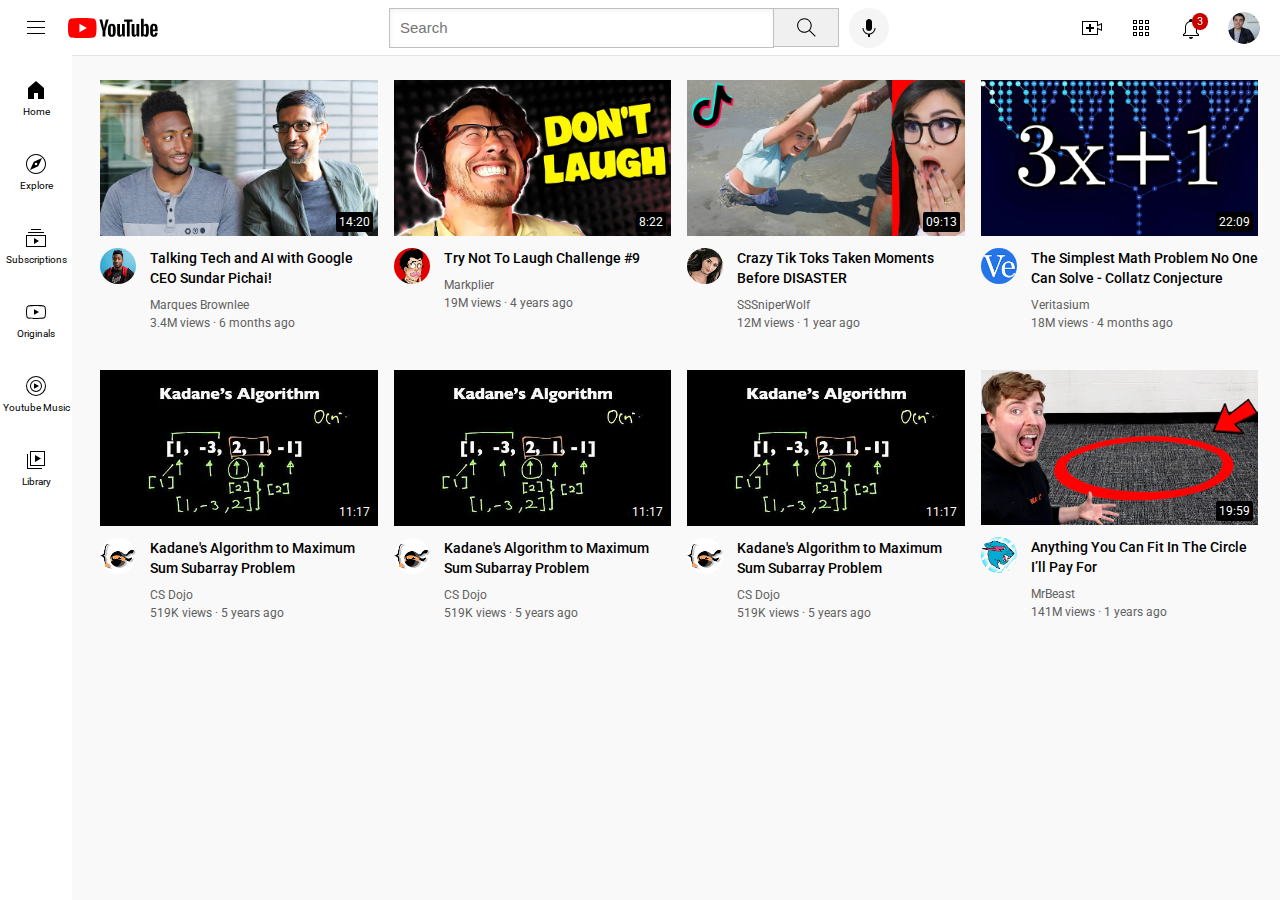
<file: index.html>
<!DOCTYPE html>
<html>

<head>
    <title> Sobi.com</title>
    <link rel="icon" href="youtube (1).png">
    <link rel="stylesheet" href="styles_youtube/video.css">
    <link rel="stylesheet" href="styles_youtube/header.css">
    <link rel="stylesheet" href="styles_youtube/general.css">
    <link rel="stylesheet" href="styles_youtube/sidebar.css">

    <link rel="preconnect" href="https://fonts.googleapis.com">
    <link rel="preconnect" href="https://fonts.gstatic.com" crossorigin>
    <link href="https://fonts.googleapis.com/css2?family=Roboto:ital,wght@0,100..900;1,100..900&display=swap"
        rel="stylesheet">
</head>

<body>
    <div class="header">

        <div class="left-section">
            <img class="hamburger-menu" src ="icons/hamburger-menu.svg">
            <img class="youtube-logo" src="icons/youtube-logo.svg">
        </div>
        <div class="middle-section">
            <input class="search-bar" type="text" placeholder="Search">
            <button class="search-button"> 
                <img class="search-icon" src="icons/search.svg">
                <div class="tooltip"> Search</div>
            </button>
            <button class="voice-search-button">
                <img class="voice-search-icon" src="icons/voice-search-icon.svg">
                <div class="tooltip"> Search with your voice </div>
            </button>
        </div>
        <div class="right-section">
            <div class="upload-icon-container"> 
                 <img class="upload-icon"src="icons/upload.svg">
                  <div class="tooltip"> Create </div>
            </div>
           <div class="youtube-apps-icon-container">
            <img class="youtube-apps-icon"src="icons/youtube-apps.svg">
            <div class="tooltip">Youtube Apps</div>
           </div>
            
            <div  class="notification-icon-container">  
                <img class="notification-icon" src="icons/notifications.svg">
                <div class="notifications-count"> 3 </div>
            </div>
            <img class="current-user-picture" src="channel-picture/my-channel.jpeg">
        </div>
    </div>

<nav class="sidebar">
    <div class="sidebar-link">
         <img src="icons/home.svg">
         <div> Home</div>
        </div>
    <div class="sidebar-link">
        <img src="icons/explore.svg">
        <div> Explore</div>
    </div>
    <div class="sidebar-link">
        <img src="icons/subscriptions.svg">
        <div> Subscriptions</div>
    </div>
    <div class="sidebar-link">
        <img src="icons/originals.svg">
        <div> Originals </div>
    </div>
    <div class="sidebar-link">
        <img src="icons/youtube-music.svg">
        <div> Youtube Music</div>
    </div>
    <div class="sidebar-link">
        <img src="icons/library.svg">
        <div>Library</div>
    </div>
</nav> 

    <div class="video-grid">
        <div class="video-prev">
            <div class="thumbnail-row">
                <img class="Thumbnail" src="Thumbnails/thumbnail-1.webp">
                <div class="video-time"> 14:20</div>
            </div>

            <div class="video-info-grid">
                <div class="channel-picture">
                    <img class="profile-picture" src="channel-picture/channel-1.jpeg">
                </div>
                <div class="video-info">
                    <p class="video-title"> Talking Tech and AI with Google CEO Sundar Pichai!</p>
                    <p class="video-author"> Marques Brownlee</p>
                    <p class="video-stats"> 3.4M views &#183; 6 months ago </p>
                </div>



            </div>
        </div>

        <div class="video-prev">

            <div class="thumbnail-row">
                <img class="Thumbnail" src="Thumbnails/thumbnail-2.webp">
                 <div class="video-time"> 8:22</div>
            </div>

            <div class="video-info-grid">
                <div class="channel-picture">
                    <img class="profile-picture" src="channel-picture/channel-2.jpeg">
                </div>
                <div class="video-info">
                    <p class="video-title"> Try Not To Laugh Challenge #9</p>
                    <p class="video-author"> Markplier</p>
                    <p class="video-stats"> 19M views &#183; 4 years ago </p>
                </div>

            </div>
        </div>

        <div class="video-prev">

            <div class="thumbnail-row">
                <img class="Thumbnail" src="Thumbnails/thumbnail-3.webp">
                <div class="video-time"> 09:13</div>
            </div>

            <div class="video-info-grid">
                <div class="channel-picture">
                    <img class="profile-picture" src="channel-picture/channel-3.jpeg">
                </div>
                <div class="video-info">
                    <p class="video-title"> Crazy Tik Toks Taken Moments Before DISASTER</p>
                    <p class="video-author"> SSSniperWolf</p>
                    <p class="video-stats"> 12M views &#183; 1 year ago </p>
                </div>



            </div>
        </div>

        <div class="video-prev">

            <div class="thumbnail-row">
                <img class="Thumbnail" src="Thumbnails/thumbnail-4.webp">
                <div class="video-time"> 22:09</div>
            </div>

            <div class="video-info-grid">
                <div class="channel-picture">
                    <img class="profile-picture" src="channel-picture/channel-4.jpeg">
                </div>
                <div class="video-info">
                    <p class="video-title"> The Simplest Math Problem No One Can Solve - Collatz Conjecture</p>
                    <p class="video-author"> Veritasium</p>
                    <p class="video-stats"> 18M views &#183; 4 months ago </p>
                </div>

            </div>
        </div>

        <div class="video-prev">

            <div class="thumbnail-row">
                <img class="Thumbnail" src="Thumbnails/thumbnail-5.webp" alt="sample">
                <div class="video-time"> 11:17</div>
            </div>

            <div class="video-info-grid">
                <div class="channel-picture">
                    <img class="profile-picture" src="channel-picture/channel-5.jpeg">
                </div>
                <div class="video-info">
                    <p class="video-title">  Kadane's Algorithm to Maximum Sum Subarray Problem</p>
                    <p class="video-author"> CS Dojo</p>
                    <p class="video-stats"> 519K views &#183; 5 years ago </p>
                </div>



            </div>
        </div>

         <div class="video-prev">

            <div class="thumbnail-row">
                <img class="Thumbnail" src="Thumbnails/thumbnail-5.webp">
                <div class="video-time"> 11:17</div>
            </div>

            <div class="video-info-grid">
                <div class="channel-picture">
                    <img class="profile-picture" src="channel-picture/channel-5.jpeg">
                </div>
                <div class="video-info">
                    <p class="video-title">  Kadane's Algorithm to Maximum Sum Subarray Problem</p>
                    <p class="video-author"> CS Dojo</p>
                    <p class="video-stats"> 519K views &#183; 5 years ago </p>
                </div>



            </div>
        </div>

         <div class="video-prev">

            <div class="thumbnail-row">
                <img class="Thumbnail" src="Thumbnails/thumbnail-5.webp">
                <div class="video-time"> 11:17</div>
            </div>

            <div class="video-info-grid">
                <div class="channel-picture">
                    <img class="profile-picture" src="channel-picture/channel-5.jpeg">
                </div>
                <div class="video-info">
                    <p class="video-title">  Kadane's Algorithm to Maximum Sum Subarray Problem</p>
                    <p class="video-author"> CS Dojo</p>
                    <p class="video-stats"> 519K views &#183; 5 years ago </p>
                </div>



            </div>
        </div>

        <div class="video-prev">

            <div class="thumbnail-row">
                <img class="Thumbnail" src="Thumbnails/thumbnail-6.webp">
                <div class="video-time"> 19:59</div>
            </div>

            <div class="video-info-grid">
                <div class="channel-picture">
                    <img class="profile-picture" src="channel-picture/channel-6.jpeg">
                </div>
                <div class="video-info">
                    <p class="video-title"> Anything You Can Fit In The Circle I’ll Pay For</p>
                    <p class="video-author"> MrBeast</p>
                    <p class="video-stats"> 141M views &#183; 1 years ago </p>
                </div>

            </div>
        </div>


    </div>

</body>

</html>
</file>
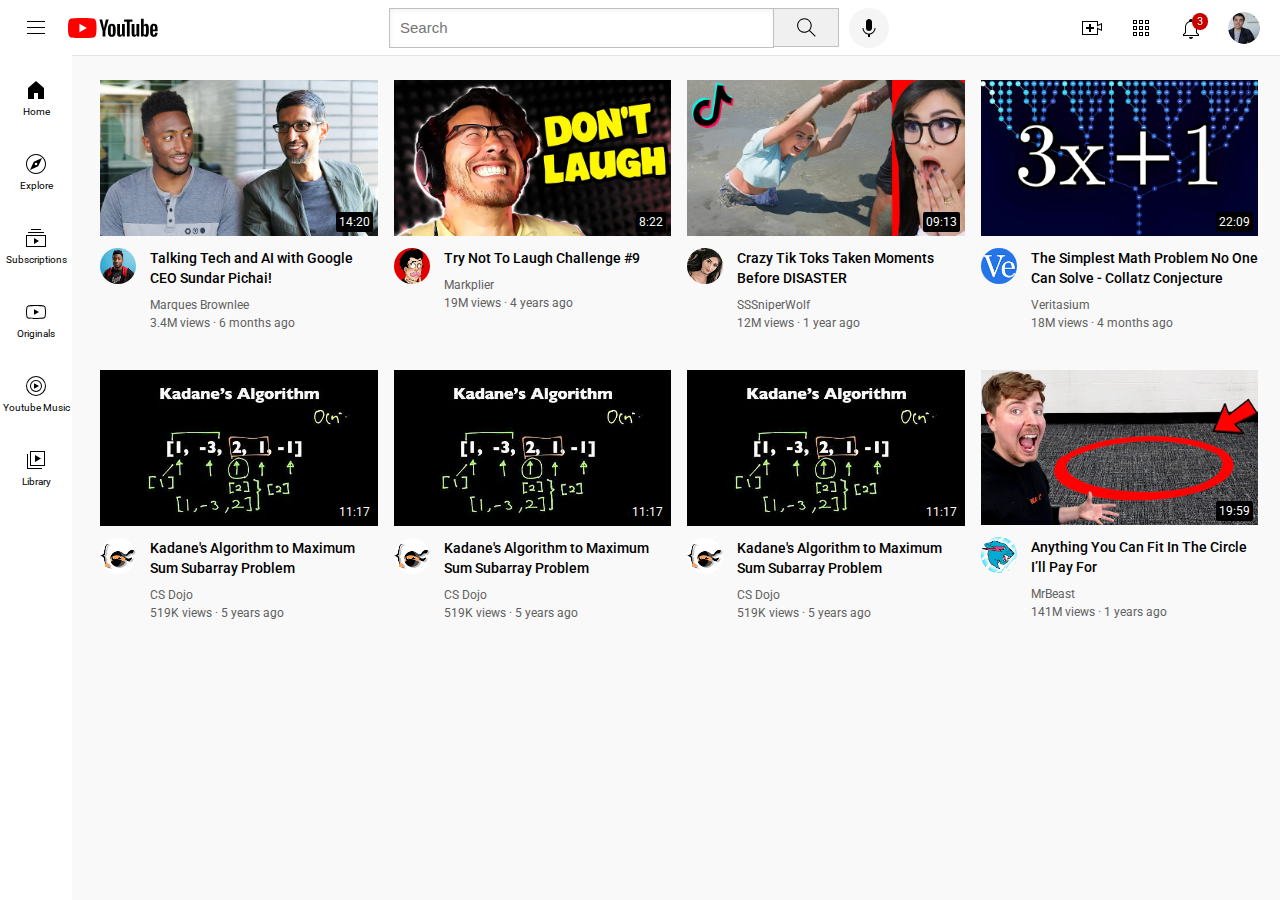
<file: youtube.html>
<!DOCTYPE html>
<html>

<head>
    <title> Sobi.com</title>
    <link rel="icon" href="youtube (1).png">
    <link rel="stylesheet" href="/styles_youtube/video.css">
    <link rel="stylesheet" href="/styles_youtube/header.css">
    <link rel="stylesheet" href="/styles_youtube/general.css">
    <link rel="stylesheet" href="/styles_youtube/sidebar.css">

    <link rel="preconnect" href="https://fonts.googleapis.com">
    <link rel="preconnect" href="https://fonts.gstatic.com" crossorigin>
    <link href="https://fonts.googleapis.com/css2?family=Roboto:ital,wght@0,100..900;1,100..900&display=swap"
        rel="stylesheet">
</head>

<body>
    <div class="header">

        <div class="left-section">
            <img class="hamburger-menu" src ="/icons/hamburger-menu.svg">
            <img class="youtube-logo" src="icons/youtube-logo.svg">
        </div>
        <div class="middle-section">
            <input class="search-bar" type="text" placeholder="Search">
            <button class="search-button"> 
                <img class="search-icon" src="/icons/search.svg">
                <div class="tooltip"> Search</div>
            </button>
            <button class="voice-search-button">
                <img class="voice-search-icon" src="/icons/voice-search-icon.svg">
                <div class="tooltip"> Search with your voice </div>
            </button>
        </div>
        <div class="right-section">
            <div class="upload-icon-container"> 
                 <img class="upload-icon"src="/icons/upload.svg">
                  <div class="tooltip"> Create </div>
            </div>
           <div class="youtube-apps-icon-container">
            <img class="youtube-apps-icon"src="/icons/youtube-apps.svg">
            <div class="tooltip">Youtube Apps</div>
           </div>
            
            <div  class="notification-icon-container">  
                <img class="notification-icon" src="/icons/notifications.svg">
                <div class="notifications-count"> 3 </div>
            </div>
            <img class="current-user-picture" src="/channel-picture/my-channel.jpeg">
        </div>
    </div>

<nav class="sidebar">
    <div class="sidebar-link">
         <img src="/icons/home.svg">
         <div> Home</div>
        </div>
    <div class="sidebar-link">
        <img src="/icons/explore.svg">
        <div> Explore</div>
    </div>
    <div class="sidebar-link">
        <img src="/icons/subscriptions.svg">
        <div> Subscriptions</div>
    </div>
    <div class="sidebar-link">
        <img src="/icons/originals.svg">
        <div> Originals </div>
    </div>
    <div class="sidebar-link">
        <img src="/icons/youtube-music.svg">
        <div> Youtube Music</div>
    </div>
    <div class="sidebar-link">
        <img src="/icons/library.svg">
        <div>Library</div>
    </div>
</nav> 

    <div class="video-grid">
        <div class="video-prev">
            <div class="thumbnail-row">
                <img class="Thumbnail" src="Thumbnails/thumbnail-1.webp">
                <div class="video-time"> 14:20</div>
            </div>

            <div class="video-info-grid">
                <div class="channel-picture">
                    <img class="profile-picture" src="channel-picture/channel-1.jpeg">
                </div>
                <div class="video-info">
                    <p class="video-title"> Talking Tech and AI with Google CEO Sundar Pichai!</p>
                    <p class="video-author"> Marques Brownlee</p>
                    <p class="video-stats"> 3.4M views &#183; 6 months ago </p>
                </div>



            </div>
        </div>

        <div class="video-prev">

            <div class="thumbnail-row">
                <img class="Thumbnail" src="Thumbnails/thumbnail-2.webp">
                 <div class="video-time"> 8:22</div>
            </div>

            <div class="video-info-grid">
                <div class="channel-picture">
                    <img class="profile-picture" src="channel-picture/channel-2.jpeg">
                </div>
                <div class="video-info">
                    <p class="video-title"> Try Not To Laugh Challenge #9</p>
                    <p class="video-author"> Markplier</p>
                    <p class="video-stats"> 19M views &#183; 4 years ago </p>
                </div>

            </div>
        </div>

        <div class="video-prev">

            <div class="thumbnail-row">
                <img class="Thumbnail" src="Thumbnails/thumbnail-3.webp">
                <div class="video-time"> 09:13</div>
            </div>

            <div class="video-info-grid">
                <div class="channel-picture">
                    <img class="profile-picture" src="channel-picture/channel-3.jpeg">
                </div>
                <div class="video-info">
                    <p class="video-title"> Crazy Tik Toks Taken Moments Before DISASTER</p>
                    <p class="video-author"> SSSniperWolf</p>
                    <p class="video-stats"> 12M views &#183; 1 year ago </p>
                </div>



            </div>
        </div>

        <div class="video-prev">

            <div class="thumbnail-row">
                <img class="Thumbnail" src="Thumbnails/thumbnail-4.webp">
                <div class="video-time"> 22:09</div>
            </div>

            <div class="video-info-grid">
                <div class="channel-picture">
                    <img class="profile-picture" src="channel-picture/channel-4.jpeg">
                </div>
                <div class="video-info">
                    <p class="video-title"> The Simplest Math Problem No One Can Solve - Collatz Conjecture</p>
                    <p class="video-author"> Veritasium</p>
                    <p class="video-stats"> 18M views &#183; 4 months ago </p>
                </div>

            </div>
        </div>

        <div class="video-prev">

            <div class="thumbnail-row">
                <img class="Thumbnail" src="Thumbnails/thumbnail-5.webp" alt="sample">
                <div class="video-time"> 11:17</div>
            </div>

            <div class="video-info-grid">
                <div class="channel-picture">
                    <img class="profile-picture" src="channel-picture/channel-5.jpeg">
                </div>
                <div class="video-info">
                    <p class="video-title">  Kadane's Algorithm to Maximum Sum Subarray Problem</p>
                    <p class="video-author"> CS Dojo</p>
                    <p class="video-stats"> 519K views &#183; 5 years ago </p>
                </div>



            </div>
        </div>

         <div class="video-prev">

            <div class="thumbnail-row">
                <img class="Thumbnail" src="Thumbnails/thumbnail-5.webp">
                <div class="video-time"> 11:17</div>
            </div>

            <div class="video-info-grid">
                <div class="channel-picture">
                    <img class="profile-picture" src="channel-picture/channel-5.jpeg">
                </div>
                <div class="video-info">
                    <p class="video-title">  Kadane's Algorithm to Maximum Sum Subarray Problem</p>
                    <p class="video-author"> CS Dojo</p>
                    <p class="video-stats"> 519K views &#183; 5 years ago </p>
                </div>



            </div>
        </div>

         <div class="video-prev">

            <div class="thumbnail-row">
                <img class="Thumbnail" src="Thumbnails/thumbnail-5.webp">
                <div class="video-time"> 11:17</div>
            </div>

            <div class="video-info-grid">
                <div class="channel-picture">
                    <img class="profile-picture" src="channel-picture/channel-5.jpeg">
                </div>
                <div class="video-info">
                    <p class="video-title">  Kadane's Algorithm to Maximum Sum Subarray Problem</p>
                    <p class="video-author"> CS Dojo</p>
                    <p class="video-stats"> 519K views &#183; 5 years ago </p>
                </div>



            </div>
        </div>

        <div class="video-prev">

            <div class="thumbnail-row">
                <img class="Thumbnail" src="Thumbnails/thumbnail-6.webp">
                <div class="video-time"> 19:59</div>
            </div>

            <div class="video-info-grid">
                <div class="channel-picture">
                    <img class="profile-picture" src="channel-picture/channel-6.jpeg">
                </div>
                <div class="video-info">
                    <p class="video-title"> Anything You Can Fit In The Circle I’ll Pay For</p>
                    <p class="video-author"> MrBeast</p>
                    <p class="video-stats"> 141M views &#183; 1 years ago </p>
                </div>

            </div>
        </div>


    </div>

</body>

</html>
</file>
<file: styles_youtube/video.css>
.Thumbnail{
                width: 100%;
            }
            .video-title{
                margin-top: 0;
                font-size: 14px;
                font-weight:500 ;
                line-height: 20px;
                margin-bottom: 10px;
            }
            .video-prev{
                
            }
            .channel-picture{  
            }
            .video-info{
            }
            .video-info-grid{

                display:grid;
                grid-template-columns:50px 1fr;
            }
            .profile-picture{
                width:36px;
                border-radius: 50px;
            }
            .thumbnail-row{
                margin-bottom: 8px;
                position: relative;
            }
            .video-stats,.video-author{ 
                font-size: 12px;
                color: rgb(96, 96, 96);
            }
            .video-author{ 
                margin-bottom: 4px;
            }
            .video-grid{
                display: grid;
                grid-template-columns: 1fr 1fr 1fr;
                column-gap: 16px;
                row-gap: 40px;
            }

@media (max-width:750px){
    .video-grid{
        grid-template-columns: 1fr 1fr;
    }
}

@media (min-width : 751px) and (max-width: 999px)
{
     .video-grid{
     grid-template-columns: 1fr 1fr 1fr;
    }
}
@media(min-width:1000px){
    .video-grid{
     grid-template-columns: 1fr 1fr 1fr 1fr;
    }
}

.video-time{
    
    background-color: black;
    color: white;
    position: absolute;
    bottom: 8px;
    right: 5px;
    font-size: 12px;
    padding: 3px ;
    border-radius: 2px;
   



}
</file>
<file: styles_youtube/header.css>
.header {
     height: 55px;
     display: flex;
     flex-direction: row;
     justify-content: space-between;
     position: fixed;
     top: 0;
     left: 0;
     right: 0;
     z-index: 100;
     background-color: white;
     border-bottom: 1px solid rgb(228, 228, 228);

 }

 .left-section {
     align-items: center;
     display: flex;
 }

 .hamburger-menu {
     height: 24px;
     margin-right: 20px;
     margin-left: 24px;
 }

 .youtube-logo {
     height: 20px;
 }

 .middle-section {
     flex: 1;
     margin-left: 70px;
     margin-right: 30px;
     max-width: 500px;
     display: flex;
     align-items: center;
 }

 .search-bar {
     flex: 1;
     height: 36px;
     width: 0;
     font-size: 16px;
     padding-left: 10px;
     border-style: solid;
     border: 1px solid  rgb(192, 192, 192);
     box-shadow: inset 1px 2px 5px rgba(0,0,0,0.05);


 }

 .search-bar::placeholder {
     font-size: 15px;

 }

 .search-button{
     height: 39px;
     width: 66px;
     background-color: rgb(240, 240, 240);
     border-width: 1px;
     border-style: solid;
     border-color: rgb(192, 192, 192);
     margin: 1px 10px 1px -1px;
 }
 .search-button ,
 .voice-search-button,
 .upload-icon-container,
 .youtube-apps-icon-container{
     position: relative;
     cursor: pointer;
     display: flex;
     justify-content: center;
     align-items: center;
 }
 .search-button .tooltip ,
 .voice-search-button .tooltip,
 .upload-icon-container .tooltip,
 .youtube-apps-icon-container .tooltip
 {
    position: absolute;
    background-color: gray;
    color: white;
    padding-top: 4px;
    padding-left: 8px;
    padding-bottom: 4px;
    padding-right: 8px;
    border-radius: 2px;
    font-size: 12px;
    bottom: -28px;
    opacity: 0;
    transition : opacity 0.15;
    pointer-events: none;
    white-space: nowrap;
 }
 .search-button:hover .tooltip, 
 .voice-search-button:hover .tooltip,
 .upload-icon-container:hover .tooltip,
 .youtube-apps-icon-container:hover .tooltip
 {
    opacity: 1;
 }
 
.search-icon{
    height: 25px;
}
 .voice-search-button {
     height: 40px;
     width: 40px;
     border-radius: 20px;
     border: none;
     background-color: rgb(245, 245, 245);
 }

 .voice-search-icon{
    height: 24px;

 }

 .right-section {
     width: 180px;
     display: flex;
     align-items: center;
     justify-content: space-between;
     margin-right: 20px;
     flex-shrink: 0;
     
 }
 .upload-icon{
    height: 24px;
 }
 .youtube-apps-icon{
    height: 24px;
 }
 .notification-icon{
    padding-top: 2px;
    height: 24px;
    display: flex;
    align-items: center;
 }

 .notification-icon-container{
    position: relative;

 }
.notifications-count{
    top: -2px;
    right: -5px;
    position: absolute;
    background-color: rgb(200,0,0);
    color: white;
    font-family: Roboto,arial;
    font-size: 11px;
    padding-right: 5px;
    padding-left: 5px;
    padding-top: 2px;
    padding-bottom: 2px;
    border-radius: 10px;
   
}
 .current-user-picture{
    border-radius:16px;
    height: 32px;
 }
 .overal{
    margin-top: 100px;
 }
</file>
<file: styles_youtube/general.css>
p {
     
     margin-top: 0;
     margin-bottom: 0;
 }

 body {
     padding-top: 80px;
     margin: 0;
     padding-left: 100px;
     background-color: rgb(249,249,249);
     padding-right: 22px;
     font-family: roboto,arial;

     
 }
</file>
<file: styles_youtube/sidebar.css>
.sidebar{
    position: fixed;
    left:0;
    bottom:0;
    background-color: white;
    color: black;
    top:55px;
    width:72px;
    z-index: 200;
    padding-top: 5px;
}
.sidebar-link{
    display: flex;
    justify-content: center;
    align-items: center;
    height: 74px;
    flex-direction: column;
    cursor: pointer;
}
.sidebar-link:hover{
    background-color: rgb(235, 235, 235);
}

.sidebar-link img{
    margin-bottom: 4px;
    height:24px;
}

.sidebar-link div{
    font-size: 10px;
}
</file>
